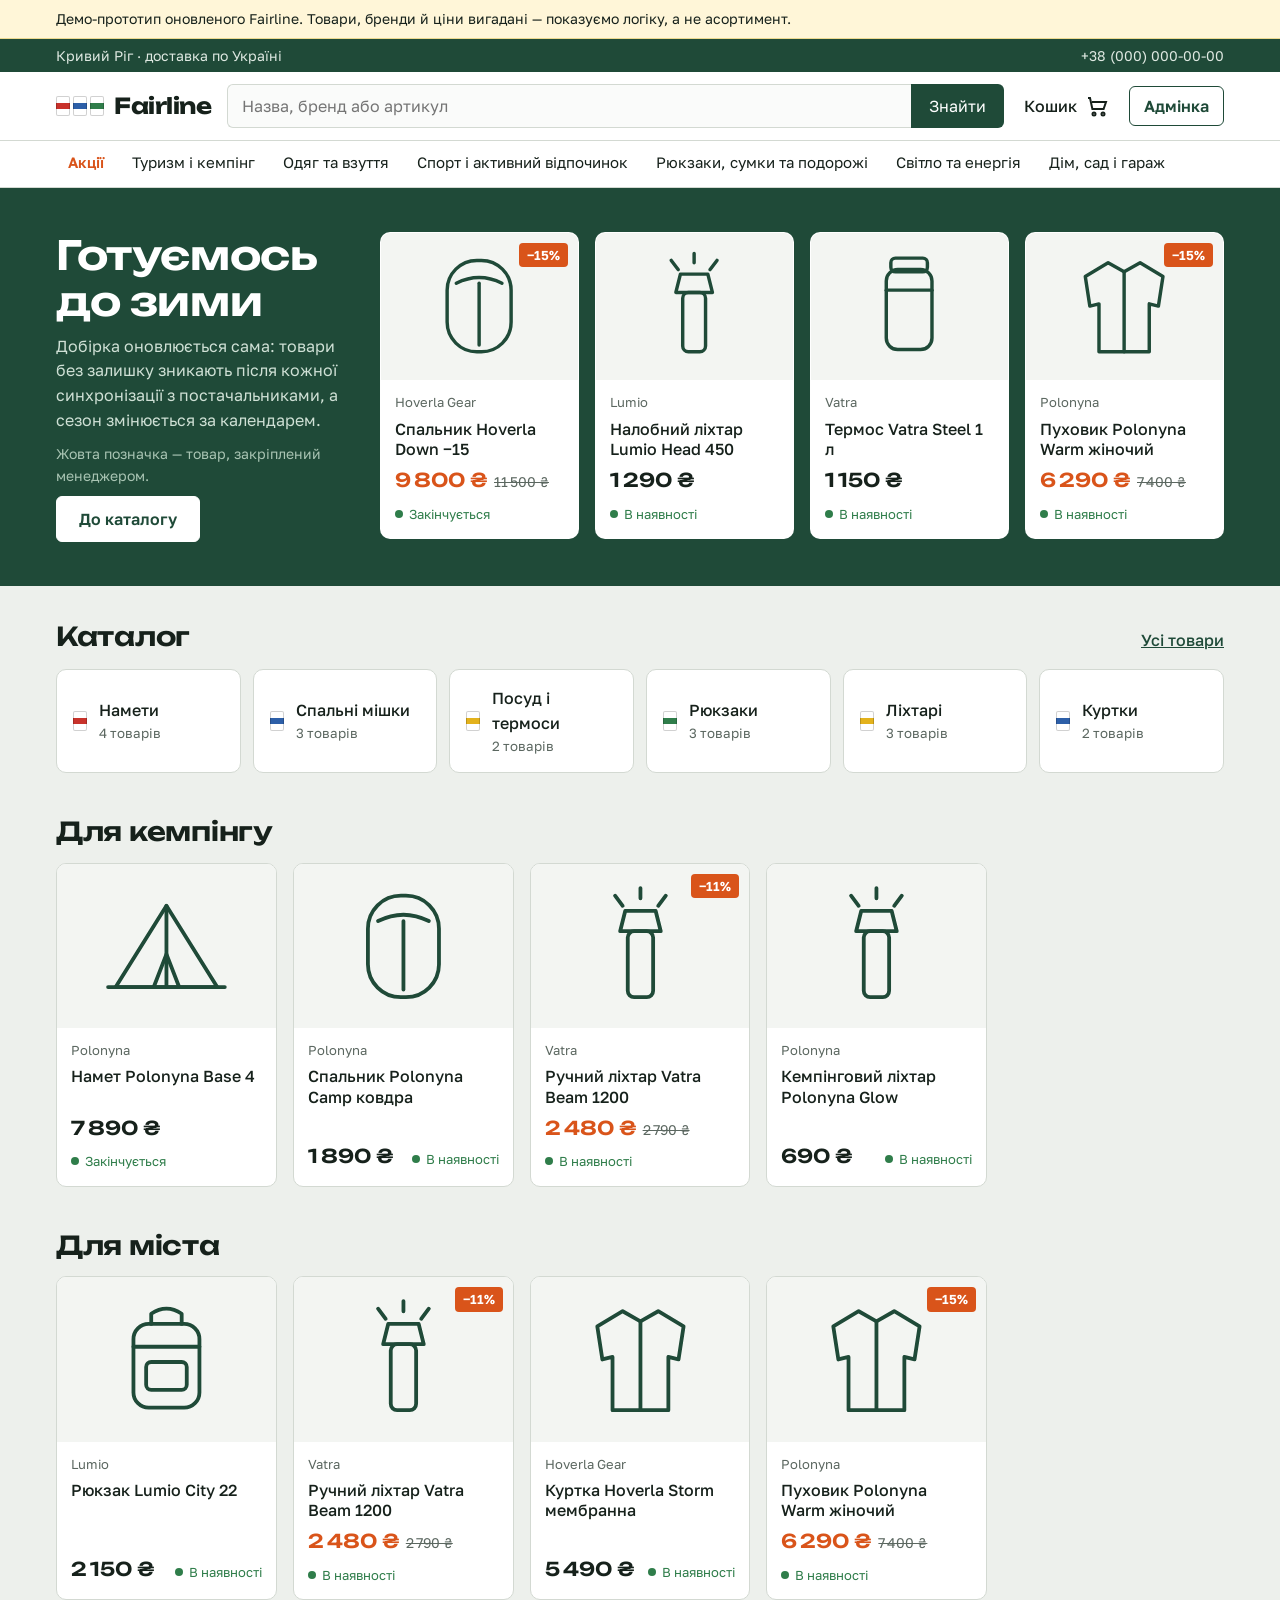
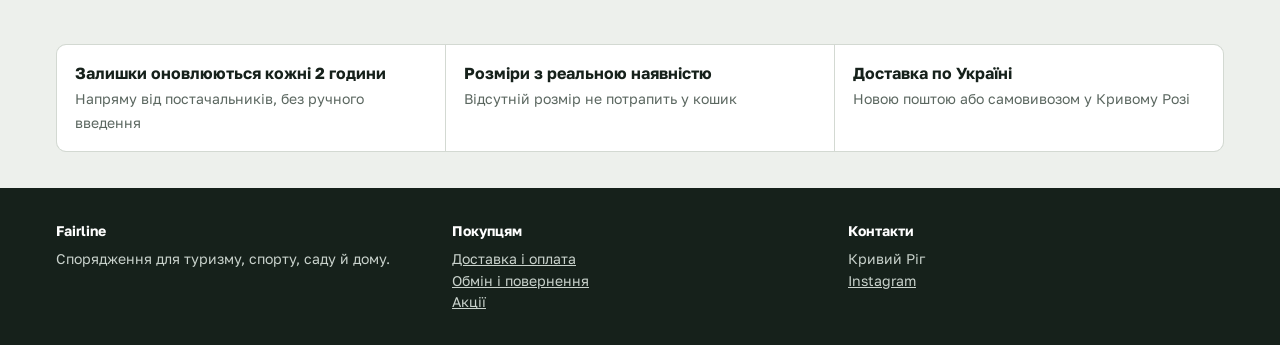
<file: index.html>
<!doctype html>
<html lang="uk">
<head>
<meta charset="utf-8">
<meta name="viewport" content="width=device-width, initial-scale=1">
<title>Fairline — спорядження для туризму та відпочинку</title>
<meta name="robots" content="noindex, nofollow">
<link rel="preconnect" href="https://fonts.googleapis.com">
<link rel="preconnect" href="https://fonts.gstatic.com" crossorigin>
<link href="https://fonts.googleapis.com/css2?family=Golos+Text:wght@400;500;600&family=Unbounded:wght@500;600;700&display=swap" rel="stylesheet">
<link rel="stylesheet" href="assets/style.css">
</head>
<body data-page="home">
<div id="site-header"></div>
<main>
<section class="season" id="season" aria-label="Сезонна добірка"></section>
<div class="wrap">
  <section class="section"><div class="section__head"><h2>Каталог</h2><a href="catalog.html?cat=tents">Усі товари</a></div><div class="cats" id="cats"></div></section>
  <div id="collections"></div>
  <div class="strip">
    <div><b>Залишки оновлюються кожні 2 години</b><span>Напряму від постачальників, без ручного введення</span></div>
    <div><b>Розміри з реальною наявністю</b><span>Відсутній розмір не потрапить у кошик</span></div>
    <div><b>Доставка по Україні</b><span>Новою поштою або самовивозом у Кривому Розі</span></div>
  </div>
</div>
</main>
<div id="site-footer"></div>
<script src="assets/data.js"></script>
<script src="assets/app.js"></script>

</body>
</html>
</file>
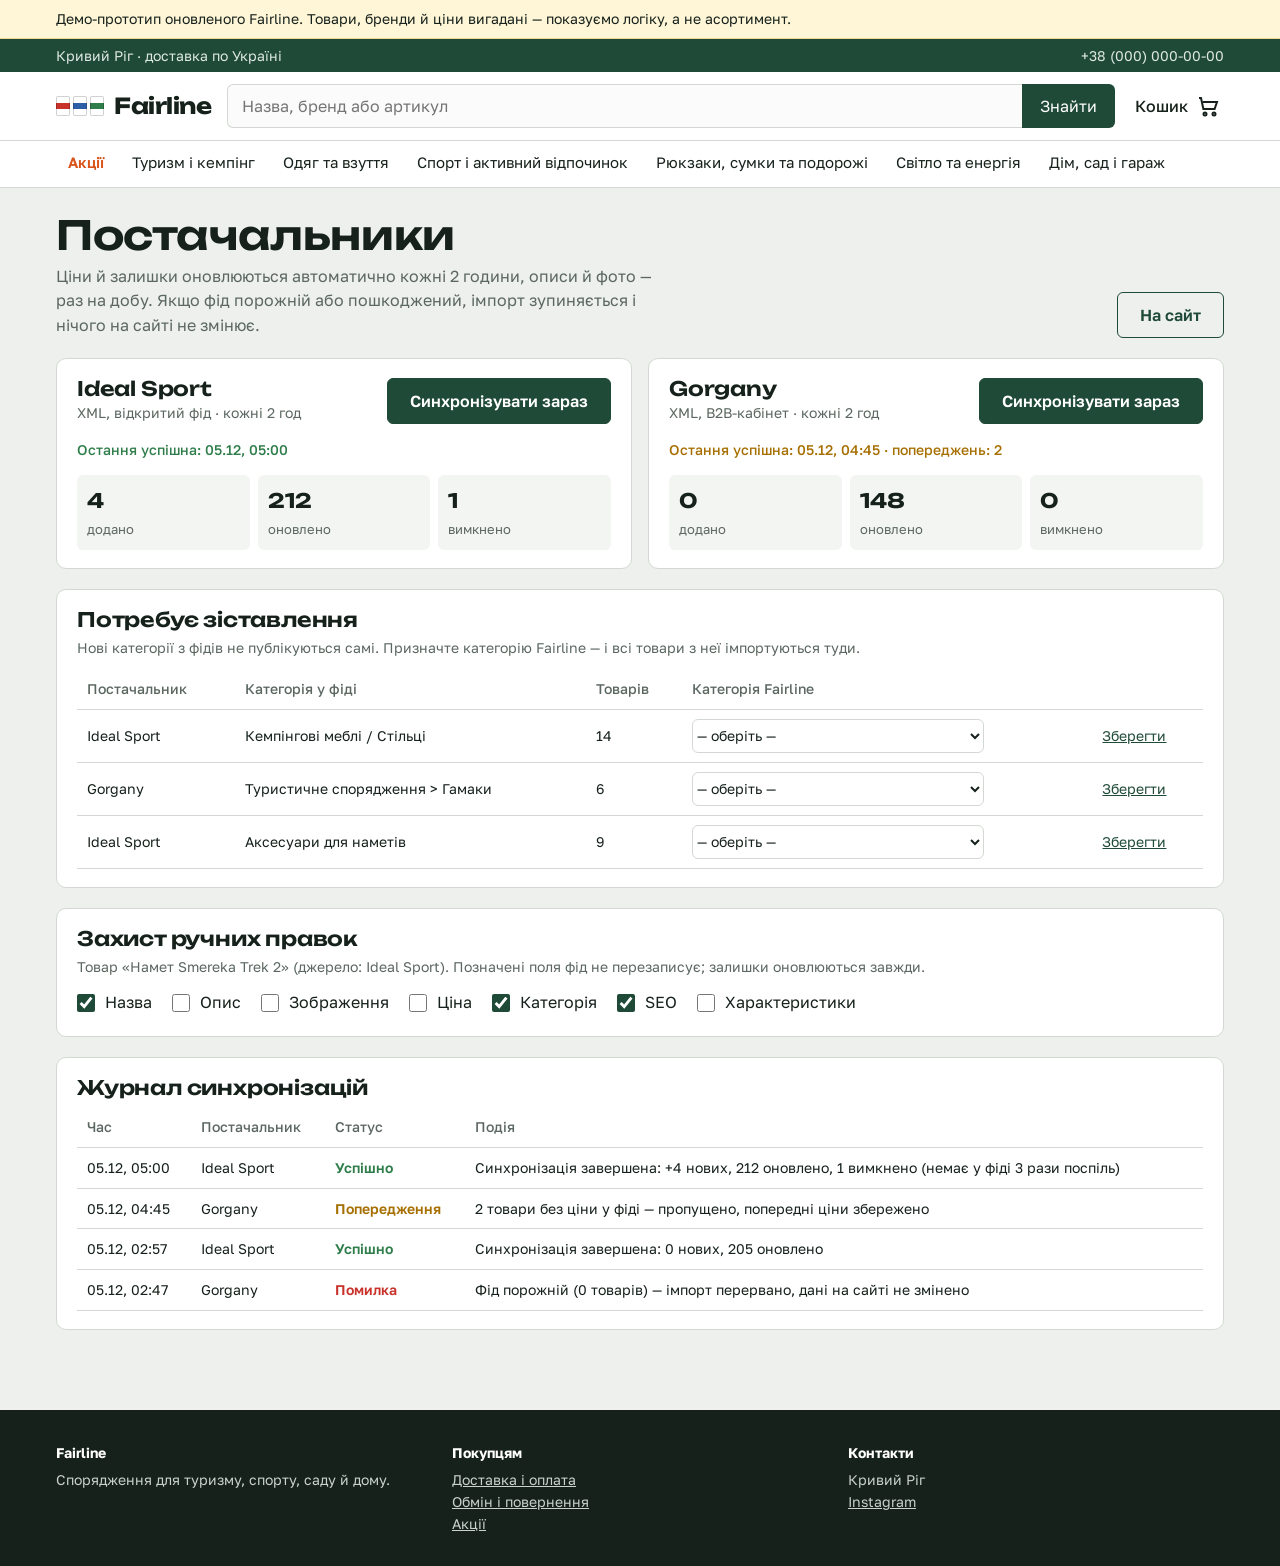
<file: admin.html>
<!doctype html>
<html lang="uk">
<head>
<meta charset="utf-8">
<meta name="viewport" content="width=device-width, initial-scale=1">
<title>Синхронізація постачальників — Fairline</title>
<meta name="robots" content="noindex, nofollow">
<link rel="preconnect" href="https://fonts.googleapis.com">
<link rel="preconnect" href="https://fonts.gstatic.com" crossorigin>
<link href="https://fonts.googleapis.com/css2?family=Golos+Text:wght@400;500;600&family=Unbounded:wght@500;600;700&display=swap" rel="stylesheet">
<link rel="stylesheet" href="assets/style.css">
</head>
<body data-page="admin">
<div id="site-header"></div>
<main>
<div class="wrap admin" id="admin"></div>
</main>
<div id="site-footer"></div>
<script src="assets/data.js"></script>
<script src="assets/app.js"></script>
<script src="assets/admin.js"></script>
</body>
</html>
</file>
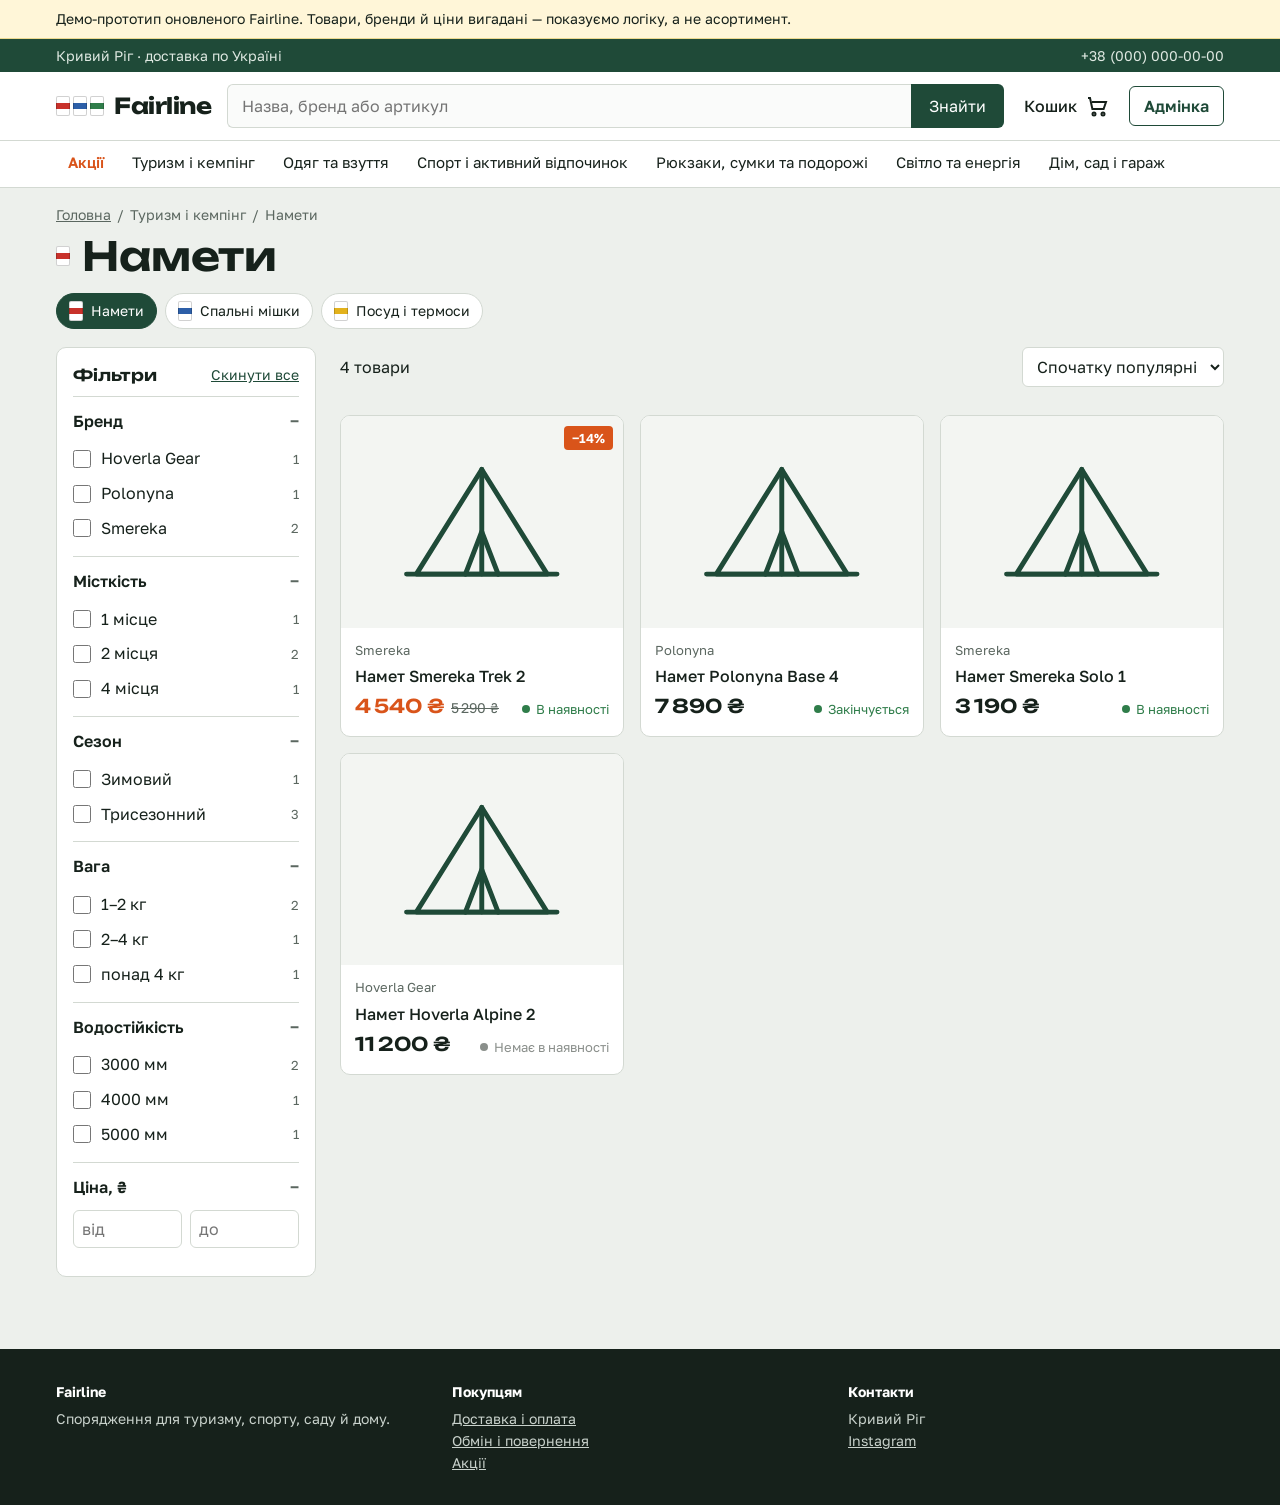
<file: catalog.html>
<!doctype html>
<html lang="uk">
<head>
<meta charset="utf-8">
<meta name="viewport" content="width=device-width, initial-scale=1">
<title>Каталог — Fairline</title>
<meta name="robots" content="noindex, nofollow">
<link rel="preconnect" href="https://fonts.googleapis.com">
<link rel="preconnect" href="https://fonts.gstatic.com" crossorigin>
<link href="https://fonts.googleapis.com/css2?family=Golos+Text:wght@400;500;600&family=Unbounded:wght@500;600;700&display=swap" rel="stylesheet">
<link rel="stylesheet" href="assets/style.css">
</head>
<body data-page="catalog">
<div id="site-header"></div>
<main>
<div class="wrap">
  <nav class="crumbs" id="crumbs" aria-label="Навігація"></nav>
  <div id="cat-head"></div>
  <div class="subcats" id="subcats"></div>
  <div class="catalog">
    <aside class="filters" id="filters" aria-label="Фільтри"></aside>
    <section>
      <div class="toolbar">
        <span id="found" aria-live="polite"></span>
        <span style="display:flex;gap:8px">
          <button class="btn btn--ghost filters-open" id="fopen">Фільтри</button>
          <label class="vh" for="sort">Сортування</label>
          <select id="sort"><option value="pop">Спочатку популярні</option><option value="cheap">Спочатку дешевші</option><option value="dear">Спочатку дорожчі</option></select>
        </span>
      </div>
      <div class="chips" id="chips"></div>
      <div id="list"></div>
    </section>
  </div>
</div>
</main>
<div id="site-footer"></div>
<script src="assets/data.js"></script>
<script src="assets/app.js"></script>

</body>
</html>
</file>
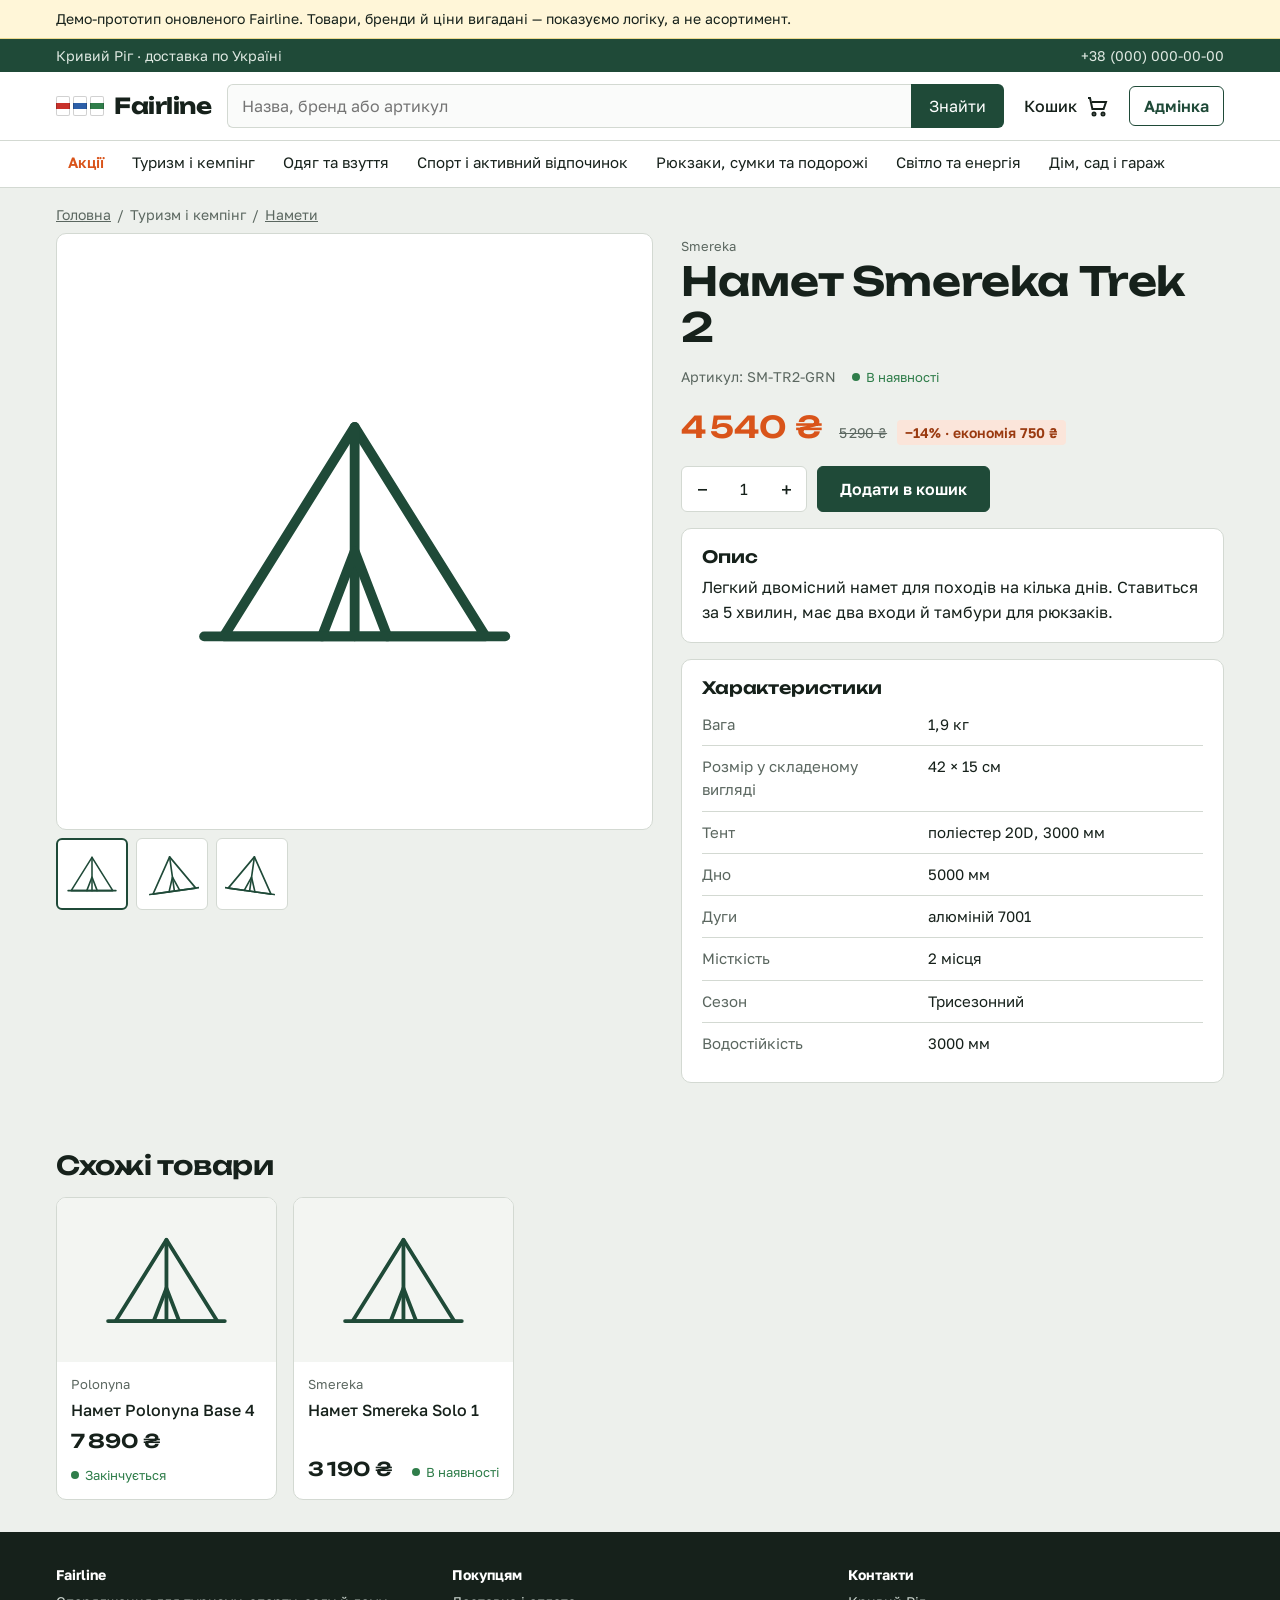
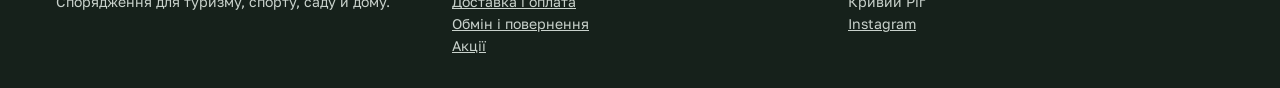
<file: product.html>
<!doctype html>
<html lang="uk">
<head>
<meta charset="utf-8">
<meta name="viewport" content="width=device-width, initial-scale=1">
<title>Товар — Fairline</title>
<meta name="robots" content="noindex, nofollow">
<link rel="preconnect" href="https://fonts.googleapis.com">
<link rel="preconnect" href="https://fonts.gstatic.com" crossorigin>
<link href="https://fonts.googleapis.com/css2?family=Golos+Text:wght@400;500;600&family=Unbounded:wght@500;600;700&display=swap" rel="stylesheet">
<link rel="stylesheet" href="assets/style.css">
</head>
<body data-page="product">
<div id="site-header"></div>
<main>
<div class="wrap">
  <nav class="crumbs" id="crumbs" aria-label="Навігація"></nav>
  <div class="product" id="product"></div>
  <div id="similar"></div>
</div>
</main>
<div id="site-footer"></div>
<script src="assets/data.js"></script>
<script src="assets/app.js"></script>

</body>
</html>
</file>
<file: assets/style.css>
/* Fairline — демо оновленої вітрини.
   Мотив: туристичне маркування стежок (біла смуга — кольорова — біла).
   Кольори маркування = кольори розділів каталогу. */

:root {
  --page: #edf0ec;
  --surface: #ffffff;
  --ink: #16211b;
  --muted: #5b6760;
  --line: #d3d9d2;
  --spruce: #1f4a38;
  --spruce-2: #2b6249;
  --blaze: #d9541a;
  --ok: #2f7d4a;
  --wait: #a66f00;
  --out: #8a8f8b;

  --mark-red: #c8322b;
  --mark-blue: #2d5fa8;
  --mark-green: #2f7d4a;
  --mark-yellow: #e3b21c;

  --f-display: 'Unbounded', 'Golos Text', system-ui, sans-serif;
  --f-body: 'Golos Text', system-ui, -apple-system, 'Segoe UI', sans-serif;

  --r-s: 6px;
  --r-m: 10px;
  --wrap: 1200px;
}

* { box-sizing: border-box; }
html { -webkit-text-size-adjust: 100%; }
body {
  margin: 0;
  background: var(--page);
  color: var(--ink);
  font: 16px/1.55 var(--f-body);
}
img, svg { display: block; max-width: 100%; }
a { color: inherit; }
button, input, select { font: inherit; color: inherit; }
:focus-visible { outline: 3px solid var(--mark-yellow); outline-offset: 2px; }

.wrap { max-width: var(--wrap); margin: 0 auto; padding: 0 16px; }

h1, h2, h3 { font-family: var(--f-display); font-weight: 600; line-height: 1.15; margin: 0; letter-spacing: -0.01em; }
h1 { font-size: clamp(26px, 4vw, 40px); }
h2 { font-size: clamp(20px, 2.6vw, 26px); }
h3 { font-size: 17px; }

/* ---------- trail mark ---------- */
.mark {
  display: inline-block; flex: none;
  width: 14px; height: 20px;
  background: linear-gradient(#fff 0 33%, var(--c, var(--mark-red)) 33% 67%, #fff 67%);
  border: 1px solid rgba(0,0,0,.18);
  border-radius: 2px;
}
.mark--red { --c: var(--mark-red); }
.mark--blue { --c: var(--mark-blue); }
.mark--green { --c: var(--mark-green); }
.mark--yellow { --c: var(--mark-yellow); }

/* ---------- header ---------- */
.topbar { background: var(--spruce); color: #dfe9e2; font-size: 14px; }
.topbar .wrap { display: flex; gap: 24px; justify-content: space-between; padding-top: 6px; padding-bottom: 6px; }
.topbar a { text-decoration: none; }

.header { background: var(--surface); border-bottom: 1px solid var(--line); position: sticky; top: 0; z-index: 20; }
.header__row { display: flex; align-items: center; gap: 16px; padding-top: 12px; padding-bottom: 12px; }
.logo { display: flex; align-items: center; gap: 10px; text-decoration: none; }
.logo__marks { display: flex; gap: 3px; }
.logo__text { font-family: var(--f-display); font-weight: 700; font-size: 22px; letter-spacing: -0.02em; }

.search { flex: 1; display: flex; min-width: 0; }
.search input {
  flex: 1; min-width: 0; height: 44px; padding: 0 14px;
  border: 1.5px solid var(--line); border-right: 0; border-radius: var(--r-s) 0 0 var(--r-s);
  background: #fafbfa;
}
.search input:focus { border-color: var(--spruce); outline: none; }
.search button { height: 44px; padding: 0 18px; border: 0; border-radius: 0 var(--r-s) var(--r-s) 0; background: var(--spruce); color: #fff; cursor: pointer; }

.cart-link { position: relative; display: flex; align-items: center; gap: 8px; text-decoration: none; font-weight: 500; padding: 8px 4px; }
.cart-link__count[hidden] { display: none; }
.cart-link__count {
  min-width: 20px; height: 20px; padding: 0 6px; border-radius: 10px;
  background: var(--blaze); color: #fff; font-size: 12px; font-weight: 600;
  display: inline-grid; place-items: center;
}

.nav { border-top: 1px solid var(--line); }
.nav ul { list-style: none; margin: 0; padding: 0; display: flex; gap: 4px; overflow-x: auto; scrollbar-width: none; }
.nav a { display: block; padding: 10px 12px; text-decoration: none; white-space: nowrap; font-size: 15px; border-bottom: 2px solid transparent; }
.nav a:hover, .nav a[aria-current] { border-bottom-color: var(--spruce); }
.nav a.is-sale { color: var(--blaze); font-weight: 600; }

/* ---------- buttons ---------- */
.btn {
  display: inline-flex; align-items: center; justify-content: center; gap: 8px;
  height: 46px; padding: 0 22px; border-radius: var(--r-s);
  border: 1.5px solid var(--spruce); background: var(--spruce); color: #fff;
  font-weight: 600; text-decoration: none; cursor: pointer;
}
.btn:hover { background: var(--spruce-2); border-color: var(--spruce-2); }
.btn--ghost { background: transparent; color: var(--spruce); }
.btn--ghost:hover { background: #e4ece6; color: var(--spruce); }
.btn[disabled] { background: var(--out); border-color: var(--out); cursor: not-allowed; }

/* ---------- product card ---------- */
.grid { display: grid; gap: 16px; grid-template-columns: repeat(auto-fill, minmax(220px, 1fr)); }
.card {
  position: relative; display: flex; flex-direction: column;
  background: var(--surface); border: 1px solid var(--line); border-radius: var(--r-m);
  overflow: hidden; text-decoration: none;
}
.card:hover { border-color: var(--spruce); }
.card__img { aspect-ratio: 4 / 3; background: #f3f5f2; display: grid; place-items: center; }
.card__img svg { width: 58%; height: auto; }
.card__body { padding: 12px 14px 14px; display: flex; flex-direction: column; gap: 6px; flex: 1; }
.card__brand { font-size: 13px; color: var(--muted); }
.card__name { font-weight: 500; line-height: 1.3; }
.card__foot { margin-top: auto; display: flex; align-items: baseline; justify-content: space-between; gap: 8px; flex-wrap: wrap; }
.card__pin { position: absolute; top: 10px; left: 10px; }
.discount { position: absolute; top: 10px; right: 10px; background: var(--blaze); color: #fff; font-weight: 600; font-size: 13px; padding: 2px 8px; border-radius: 4px; }

.price { font-family: var(--f-display); font-weight: 600; font-size: 19px; white-space: nowrap; }
.price--sale { color: var(--blaze); }
.price-old { color: var(--muted); text-decoration: line-through; font-size: 14px; margin-left: 6px; white-space: nowrap; }

.stock { font-size: 13px; display: inline-flex; align-items: center; gap: 6px; white-space: nowrap; }
.stock::before { content: ''; width: 8px; height: 8px; border-radius: 50%; background: currentColor; }
.stock--in { color: var(--ok); }
.stock--wait { color: var(--wait); }
.stock--out { color: var(--out); }

/* ---------- home ---------- */
.season { background: var(--spruce); color: #fff; }
.season__inner { display: grid; gap: 24px; grid-template-columns: 1fr; padding-top: 32px; padding-bottom: 32px; }
.season__head { display: flex; flex-direction: column; gap: 10px; max-width: 46ch; }
.season__head p { margin: 0; color: #cfe0d5; }
.season__note { font-size: 14px; color: #a9c4b3; }
.season .card { color: var(--ink); border-color: transparent; }
.season .grid { grid-template-columns: repeat(auto-fill, minmax(190px, 1fr)); }
@media (min-width: 1100px) { .season .grid { grid-template-columns: repeat(4, 1fr); } }
@media (min-width: 960px) {
  .season__inner { grid-template-columns: 300px 1fr; align-items: start; padding-top: 44px; padding-bottom: 44px; }
}

.section { padding: 36px 0 8px; }
.section__head { display: flex; justify-content: space-between; align-items: baseline; gap: 16px; margin-bottom: 16px; }
.section__head a { color: var(--spruce); font-weight: 500; }

.cats { display: grid; gap: 12px; grid-template-columns: repeat(auto-fill, minmax(170px, 1fr)); }
.cat-tile {
  display: flex; align-items: center; gap: 12px; padding: 16px;
  background: var(--surface); border: 1px solid var(--line); border-radius: var(--r-m);
  text-decoration: none; font-weight: 500;
}
.cat-tile:hover { border-color: var(--spruce); }
.cat-tile small { display: block; color: var(--muted); font-weight: 400; }

.strip { display: grid; gap: 1px; background: var(--line); border: 1px solid var(--line); border-radius: var(--r-m); overflow: hidden; grid-template-columns: repeat(auto-fit, minmax(220px, 1fr)); margin: 36px 0; }
.strip > div { background: var(--surface); padding: 16px 18px; }
.strip b { display: block; }
.strip span { color: var(--muted); font-size: 14px; }

/* ---------- breadcrumbs ---------- */
.crumbs { font-size: 14px; color: var(--muted); padding: 16px 0 8px; display: flex; flex-wrap: wrap; gap: 6px; }
.crumbs a { color: var(--muted); }

/* ---------- catalog ---------- */
.catalog { display: grid; gap: 24px; grid-template-columns: 1fr; padding-bottom: 48px; }
@media (min-width: 900px) { .catalog { grid-template-columns: 260px 1fr; } }

.cat-title { display: flex; align-items: center; gap: 12px; margin-bottom: 6px; }
.subcats { display: flex; flex-wrap: wrap; gap: 8px; margin: 14px 0 18px; }
.subcats a { padding: 6px 12px; border: 1px solid var(--line); border-radius: 999px; background: var(--surface); text-decoration: none; font-size: 14px; display: inline-flex; align-items: center; gap: 8px; }
.subcats a[aria-current] { background: var(--spruce); border-color: var(--spruce); color: #fff; }

.toolbar { display: flex; justify-content: space-between; align-items: center; gap: 12px; margin-bottom: 14px; flex-wrap: wrap; }
.toolbar select { height: 40px; border: 1px solid var(--line); border-radius: var(--r-s); background: var(--surface); padding: 0 10px; }
.chips { display: flex; flex-wrap: wrap; gap: 6px; margin-bottom: 14px; }
.chip { display: inline-flex; align-items: center; gap: 6px; padding: 4px 10px; border-radius: 999px; background: #dfe8e1; border: 0; cursor: pointer; font-size: 14px; }
.chip::after { content: '×'; font-size: 16px; line-height: 1; color: var(--muted); }

.filters { background: var(--surface); border: 1px solid var(--line); border-radius: var(--r-m); padding: 6px 16px 16px; align-self: start; }
.filters__head { display: flex; justify-content: space-between; align-items: center; padding: 10px 0; }
.filters__head h3 { font-size: 16px; }
.fgroup { border-top: 1px solid var(--line); padding: 12px 0; }
.fgroup > summary { cursor: pointer; font-weight: 600; list-style: none; display: flex; justify-content: space-between; }
.fgroup > summary::after { content: '+'; color: var(--muted); }
.fgroup[open] > summary::after { content: '−'; }
.fgroup ul { list-style: none; margin: 10px 0 0; padding: 0; display: grid; gap: 4px; }
.fopt { display: flex; align-items: center; gap: 10px; cursor: pointer; padding: 3px 0; }
.fopt input { width: 18px; height: 18px; accent-color: var(--spruce); margin: 0; }
.fopt .n { margin-left: auto; color: var(--muted); font-size: 13px; }
.prange { display: flex; gap: 8px; margin-top: 10px; }
.prange input { width: 100%; height: 38px; border: 1px solid var(--line); border-radius: var(--r-s); padding: 0 8px; }
.linkbtn { background: none; border: 0; padding: 0; color: var(--spruce); text-decoration: underline; cursor: pointer; font-size: 14px; }

.filters-open { display: none; }
.filters__close, .filters__apply { display: none; }
@media (max-width: 899px) {
  .filters-open { display: inline-flex; height: 40px; }
  .filters {
    position: fixed; inset: 0 0 0 auto; width: min(360px, 92vw); z-index: 40;
    border-radius: 0; overflow-y: auto; transform: translateX(100%);
    transition: transform .25s ease; padding-bottom: 88px;
  }
  .filters.is-open { transform: none; box-shadow: -12px 0 40px rgba(0,0,0,.25); }
  .filters__close { display: inline-block; }
  .filters__apply { display: flex; position: fixed; bottom: 0; right: 0; width: min(360px, 92vw); padding: 12px 16px; background: var(--surface); border-top: 1px solid var(--line); }
  .filters__apply .btn { flex: 1; }
  .scrim { position: fixed; inset: 0; background: rgba(10,20,15,.45); z-index: 39; }
}
@media (prefers-reduced-motion: reduce) { .filters { transition: none; } }

.empty { background: var(--surface); border: 1px dashed var(--line); border-radius: var(--r-m); padding: 32px; text-align: center; }

/* ---------- product ---------- */
.product { display: grid; gap: 28px; grid-template-columns: 1fr; padding-bottom: 32px; }
@media (min-width: 900px) { .product { grid-template-columns: 1.1fr 1fr; } }
.gallery__main { background: var(--surface); border: 1px solid var(--line); border-radius: var(--r-m); aspect-ratio: 1; display: grid; place-items: center; }
.gallery__main svg { width: 55%; }
.thumbs { display: flex; gap: 8px; margin-top: 8px; }
.thumbs button { width: 72px; aspect-ratio: 1; border: 1px solid var(--line); background: var(--surface); border-radius: var(--r-s); padding: 8px; cursor: pointer; }
.thumbs button[aria-pressed='true'] { border: 2px solid var(--spruce); }

.buy { display: flex; flex-direction: column; gap: 16px; }
.buy__meta { display: flex; gap: 16px; flex-wrap: wrap; color: var(--muted); font-size: 14px; }
.buy__price { display: flex; align-items: baseline; gap: 10px; flex-wrap: wrap; }
.buy__price .price { font-size: 30px; }
.save { background: #fbe5da; color: #9a3a10; font-weight: 600; font-size: 14px; padding: 2px 8px; border-radius: 4px; }

.sizes { display: flex; flex-wrap: wrap; gap: 8px; }
.size {
  min-width: 52px; height: 44px; padding: 0 12px; border-radius: var(--r-s);
  border: 1.5px solid var(--line); background: var(--surface); cursor: pointer; font-weight: 500;
}
.size[aria-pressed='true'] { border-color: var(--spruce); background: var(--spruce); color: #fff; }
.size:disabled { color: var(--out); background: #f2f3f2; cursor: not-allowed; text-decoration: line-through; }
.hint { font-size: 14px; color: var(--muted); margin: 0; }
.hint--warn { color: var(--blaze); }

.qty-row { display: flex; gap: 10px; flex-wrap: wrap; }
.qty { display: flex; border: 1.5px solid var(--line); border-radius: var(--r-s); background: var(--surface); }
.qty button { width: 40px; border: 0; background: none; cursor: pointer; font-size: 20px; }
.qty input { width: 44px; text-align: center; border: 0; background: none; }

.panel { background: var(--surface); border: 1px solid var(--line); border-radius: var(--r-m); padding: 18px 20px; }
.specs { width: 100%; border-collapse: collapse; font-size: 15px; }
.specs th, .specs td { text-align: left; padding: 9px 0; border-bottom: 1px solid var(--line); vertical-align: top; }
.specs th { font-weight: 400; color: var(--muted); width: 45%; padding-right: 12px; }
.specs tr:last-child th, .specs tr:last-child td { border-bottom: 0; }
.desc p { margin: 8px 0 0; max-width: 68ch; }

.toast {
  position: fixed; left: 50%; bottom: 20px; transform: translateX(-50%);
  background: var(--ink); color: #fff; padding: 12px 18px; border-radius: var(--r-s); z-index: 60;
}

/* ---------- admin ---------- */
.admin { padding-top: 24px; padding-bottom: 56px; display: grid; gap: 20px; }
.admin__head { display: flex; justify-content: space-between; align-items: end; gap: 16px; flex-wrap: wrap; }
.admin__head p { margin: 6px 0 0; color: var(--muted); max-width: 62ch; }
.suppliers { display: grid; gap: 16px; grid-template-columns: repeat(auto-fit, minmax(300px, 1fr)); }
.sup { display: flex; flex-direction: column; gap: 14px; }
.sup__top { display: flex; justify-content: space-between; align-items: center; gap: 12px; }
.sup__stats { display: grid; grid-template-columns: repeat(3, 1fr); gap: 8px; }
.sup__stats div { background: #f3f5f2; border-radius: var(--r-s); padding: 10px; }
.sup__stats b { display: block; font-family: var(--f-display); font-size: 20px; }
.sup__stats span { font-size: 13px; color: var(--muted); }
.status { font-size: 14px; font-weight: 500; }
.status--ok { color: var(--ok); }
.status--run { color: var(--wait); }
.status--err { color: var(--mark-red); }
.status--warn { color: var(--wait); }

.tbl-wrap { overflow-x: auto; }
.tbl { width: 100%; border-collapse: collapse; font-size: 14px; min-width: 560px; }
.tbl th, .tbl td { text-align: left; padding: 9px 10px; border-bottom: 1px solid var(--line); }
.tbl th { color: var(--muted); font-weight: 500; }
.tbl select { height: 34px; border: 1px solid var(--line); border-radius: var(--r-s); background: var(--surface); }
.lvl { font-weight: 600; }
.lvl--ok { color: var(--ok); }
.lvl--warn { color: var(--wait); }
.lvl--err { color: var(--mark-red); }

/* ---------- footer ---------- */
.footer { background: var(--ink); color: #c9d2cc; margin-top: 24px; font-size: 14px; }
.footer .wrap { display: grid; gap: 20px; grid-template-columns: repeat(auto-fit, minmax(200px, 1fr)); padding-top: 32px; padding-bottom: 32px; }
.footer b { color: #fff; display: block; margin-bottom: 6px; }
.footer a { color: #c9d2cc; }
.demo-note { background: #fff6d8; border-bottom: 1px solid #ecd98f; font-size: 14px; }
.demo-note .wrap { padding-top: 8px; padding-bottom: 8px; }

.vh { position: absolute; width: 1px; height: 1px; overflow: hidden; clip: rect(0 0 0 0); white-space: nowrap; }

@media (max-width: 640px) {
  .grid, .season .grid { grid-template-columns: repeat(2, minmax(0, 1fr)); gap: 10px; }
  .card__body { padding: 10px; }
  .card__name { font-size: 14px; }
  .price { font-size: 16px; }
  .card__foot { flex-direction: column; align-items: flex-start; gap: 2px; }
  .topbar__extra { display: none; }
  .header__row { flex-wrap: wrap; }
  .search { order: 3; flex-basis: 100%; }
  .logo { margin-right: auto; }
  .cart-link span:first-child { display: none; }
}
</file>
